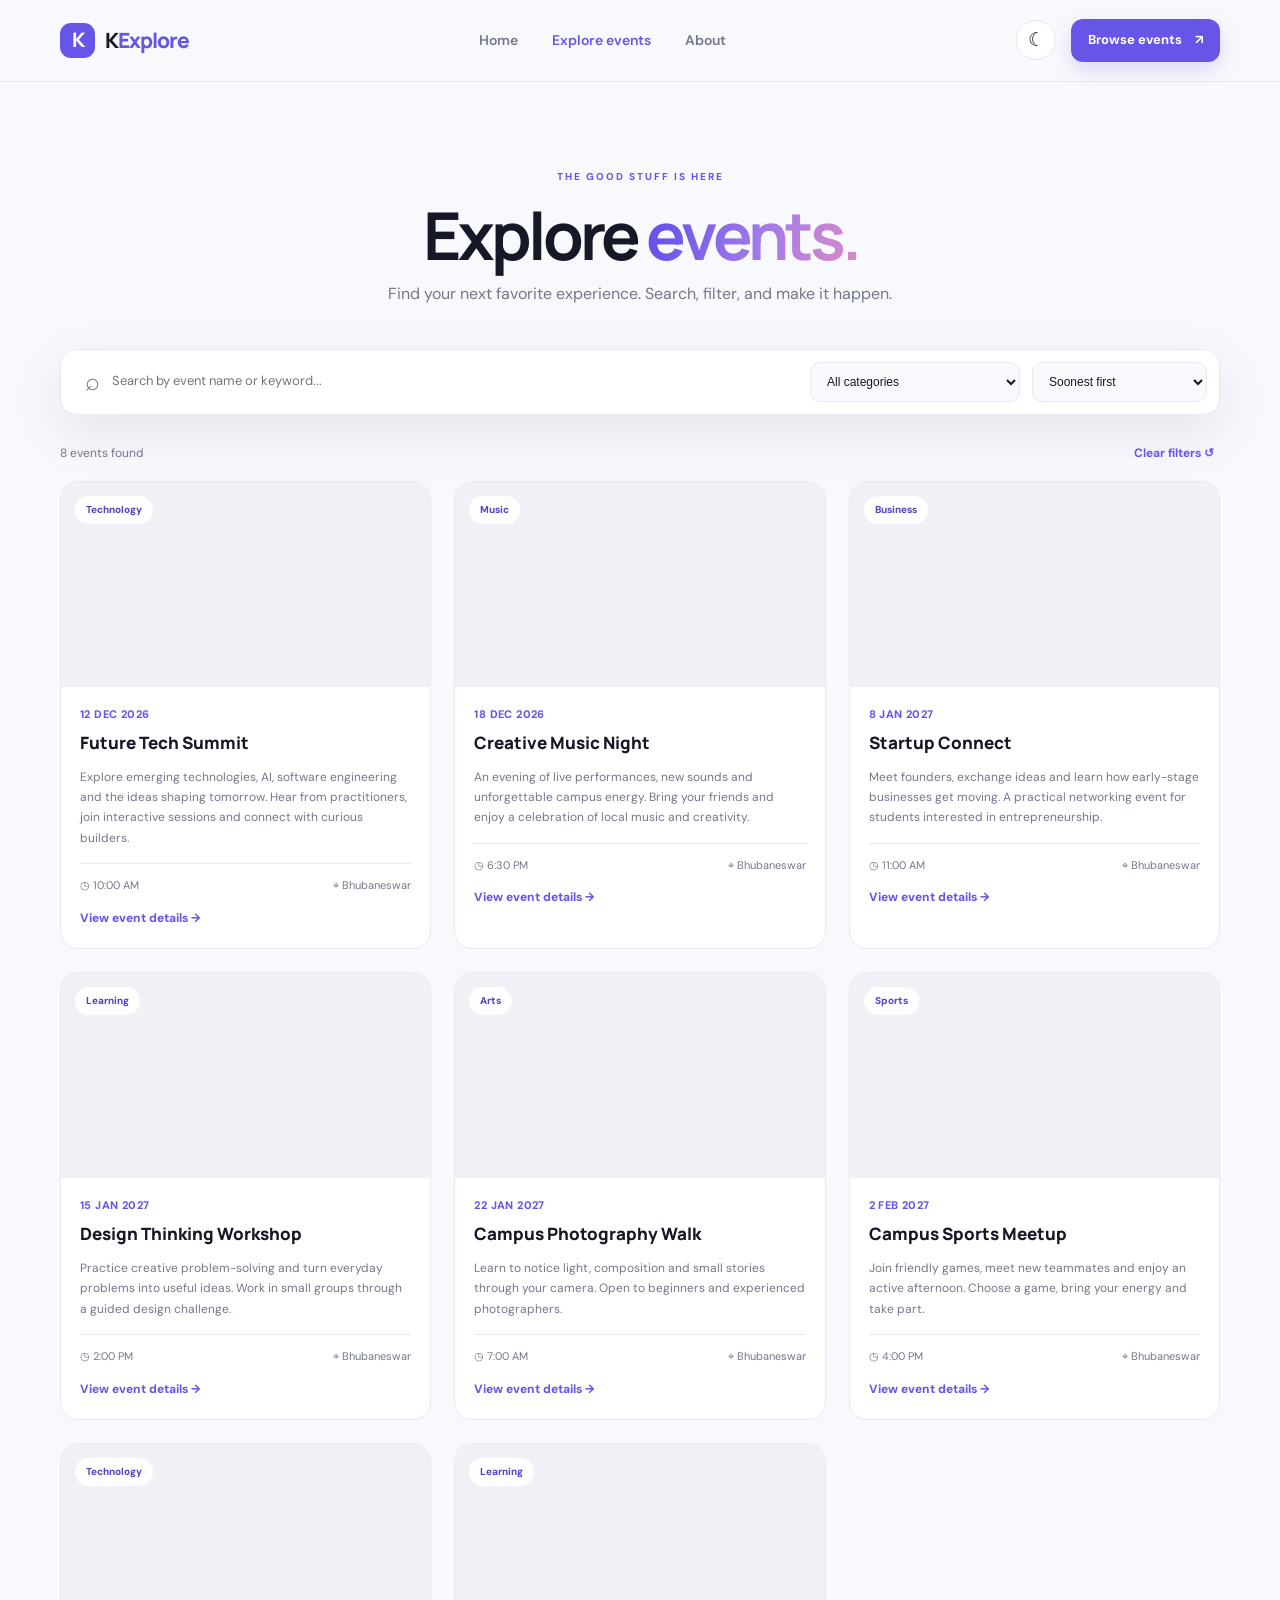
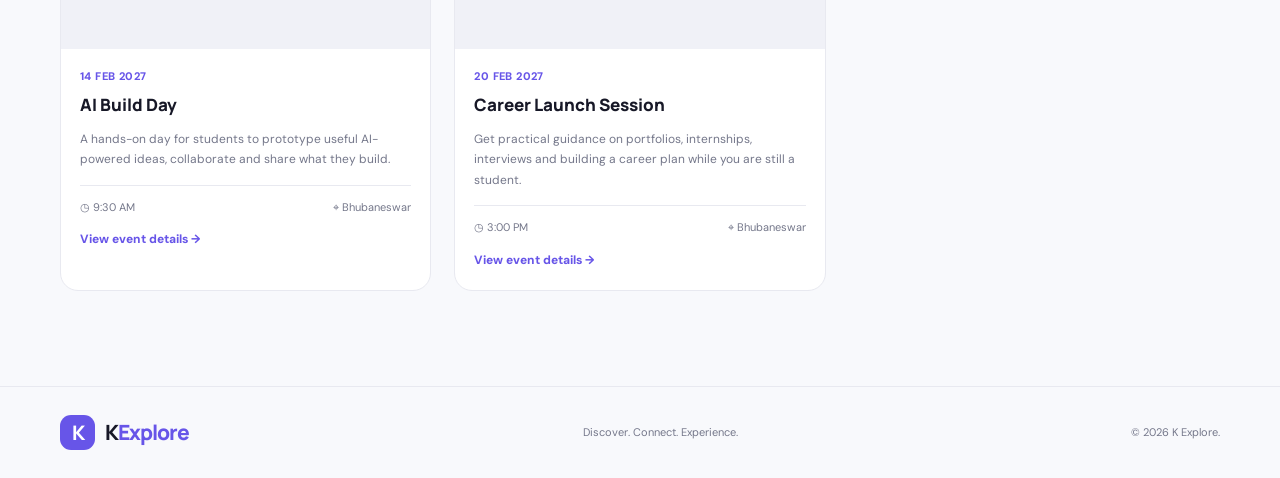
<file: events.html>
<!DOCTYPE html>
<html lang="en"><head>
<meta charset="UTF-8"><meta name="viewport" content="width=device-width, initial-scale=1.0">
<meta name="description" content="Explore upcoming events on K Explore.">
<title>Explore Events — K Explore</title>
<link rel="preconnect" href="https://fonts.googleapis.com"><link rel="preconnect" href="https://fonts.gstatic.com" crossorigin>
<link href="https://fonts.googleapis.com/css2?family=DM+Sans:wght@400;500;600;700;800&family=Manrope:wght@400;500;600;700;800&display=swap" rel="stylesheet">
<link rel="stylesheet" href="css/style.css"><link rel="stylesheet" href="css/responsive.css"><link rel="stylesheet" href="css/pages.css">
<script defer src="js/events.js"></script><script defer src="js/theme.js"></script><script defer src="js/main.js"></script><script defer src="js/explorer.js"></script>
</head><body>
<header class="site-header"><nav class="nav container" aria-label="Main navigation">
<a class="brand" href="index.html"><span class="brand-mark">K</span><span>K<span class="brand-accent">Explore</span></span></a>
<button class="menu-toggle" id="menu-toggle" aria-label="Toggle navigation" aria-expanded="false"><span></span><span></span><span></span></button>
<div class="nav-links" id="nav-links"><a href="index.html">Home</a><a class="active" href="events.html">Explore events</a><a href="index.html#about">About</a></div>
<div class="nav-actions"><button class="theme-toggle" id="theme-toggle" aria-label="Toggle dark mode">☾</button><a class="btn btn-small btn-primary" href="#event-results">Browse events <span>↗</span></a></div>
</nav></header>
<main class="container page-main">
<section class="page-intro"><div class="eyebrow">THE GOOD STUFF IS HERE</div><h1>Explore <span class="gradient-text">events.</span></h1><p>Find your next favorite experience. Search, filter, and make it happen.</p></section>
<section class="filter-panel" aria-label="Filter events">
<label class="filter-search"><span>⌕</span><input id="event-search" type="search" placeholder="Search by event name or keyword..." aria-label="Search events"></label>
<select id="category-filter" aria-label="Filter by category"><option value="All">All categories</option><option>Technology</option><option>Music</option><option>Business</option><option>Learning</option><option>Arts</option><option>Sports</option></select>
<select id="sort-filter" aria-label="Sort events"><option value="date">Soonest first</option><option value="name">Name A–Z</option></select>
</section>
<div class="results-heading"><p id="results-count" aria-live="polite">Loading events...</p><button class="clear-filters" id="clear-filters" type="button">Clear filters ↺</button></div>
<section class="event-grid event-grid-all" id="event-results"></section>
<div class="empty-state hidden" id="empty-state"><span>⌕</span><h3>No events found</h3><p>Try another search or clear your filters.</p><button class="btn btn-primary" id="empty-clear" type="button">Clear filters</button></div>
</main>
<footer class="footer"><div class="container footer-inner"><a class="brand" href="index.html"><span class="brand-mark">K</span><span>K<span class="brand-accent">Explore</span></span></a><p>Discover. Connect. Experience.</p><span>© <span id="year"></span> K Explore.</span></div></footer>
</body></html>
</file>
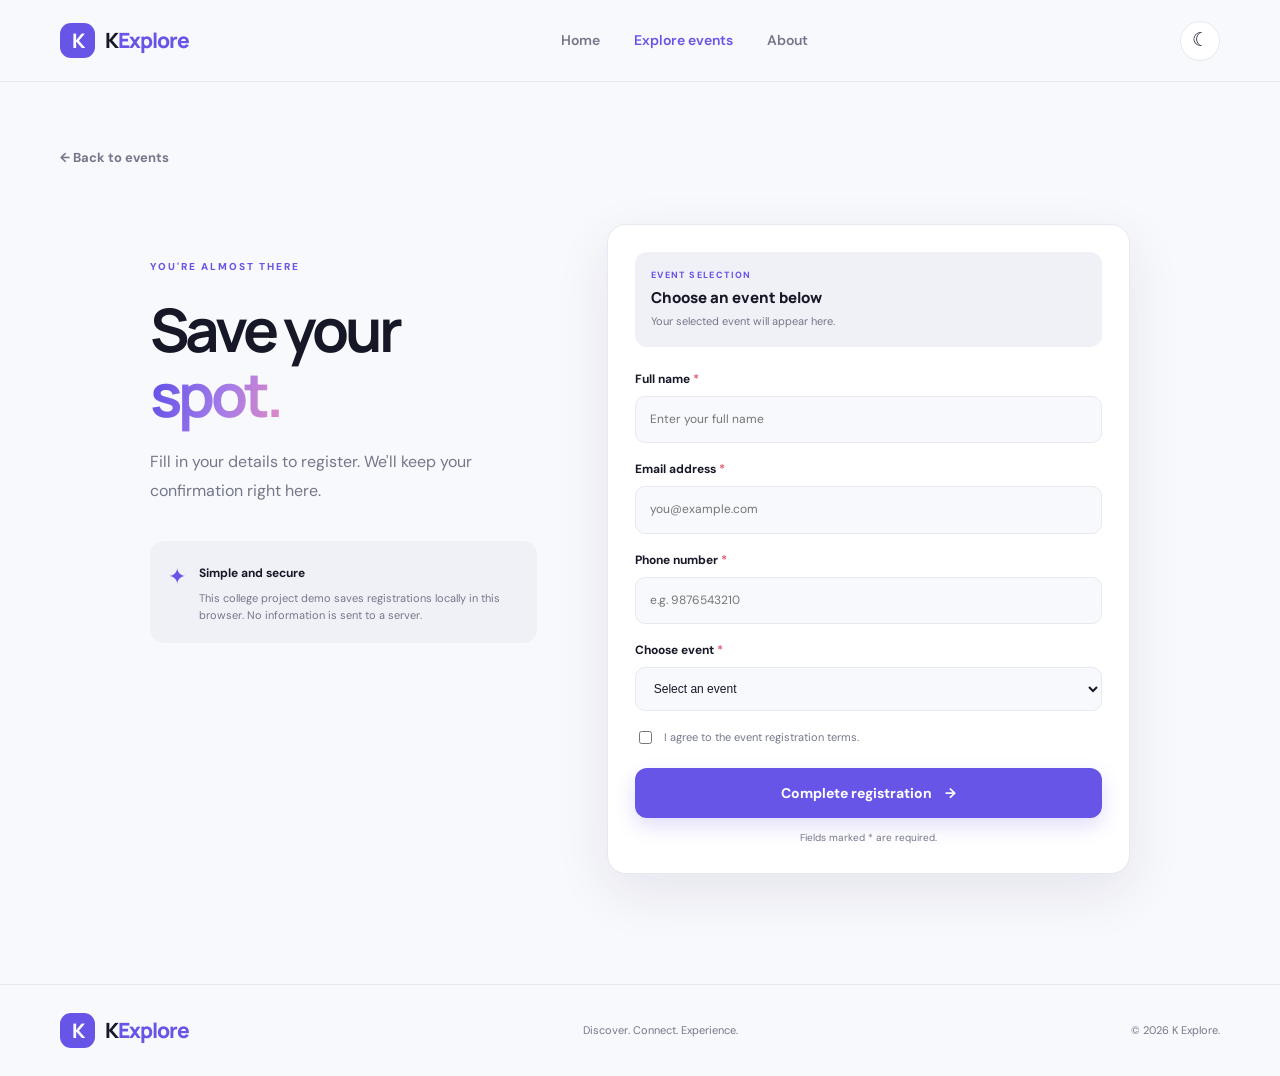
<file: register.html>
<!DOCTYPE html>
<html lang="en"><head>
<meta charset="UTF-8"><meta name="viewport" content="width=device-width, initial-scale=1.0"><title>Register for an Event — K Explore</title>
<link rel="preconnect" href="https://fonts.googleapis.com"><link rel="preconnect" href="https://fonts.gstatic.com" crossorigin>
<link href="https://fonts.googleapis.com/css2?family=DM+Sans:wght@400;500;600;700;800&family=Manrope:wght@400;500;600;700;800&display=swap" rel="stylesheet">
<link rel="stylesheet" href="css/style.css"><link rel="stylesheet" href="css/responsive.css"><link rel="stylesheet" href="css/pages.css">
<script defer src="js/events.js"></script><script defer src="js/theme.js"></script><script defer src="js/main.js"></script><script defer src="js/registration.js"></script>
</head><body>
<header class="site-header"><nav class="nav container" aria-label="Main navigation">
<a class="brand" href="index.html"><span class="brand-mark">K</span><span>K<span class="brand-accent">Explore</span></span></a>
<button class="menu-toggle" id="menu-toggle" aria-label="Toggle navigation" aria-expanded="false"><span></span><span></span><span></span></button>
<div class="nav-links" id="nav-links"><a href="index.html">Home</a><a class="active" href="events.html">Explore events</a><a href="index.html#about">About</a></div>
<div class="nav-actions"><button class="theme-toggle" id="theme-toggle" aria-label="Toggle dark mode">☾</button></div>
</nav></header>
<main class="container page-main register-main"><a class="back-link" href="events.html">← Back to events</a>
<div class="register-layout">
<section class="register-intro"><div class="eyebrow">YOU'RE ALMOST THERE</div><h1>Save your <span class="gradient-text">spot.</span></h1><p>Fill in your details to register. We'll keep your confirmation right here.</p>
<div class="register-note"><span>✦</span><div><strong>Simple and secure</strong><p>This college project demo saves registrations locally in this browser. No information is sent to a server.</p></div></div></section>
<section class="form-card"><div id="selected-event" class="selected-event"></div>
<form id="registration-form" novalidate>
<div class="form-row"><label for="full-name">Full name <span>*</span></label><input id="full-name" name="fullName" type="text" placeholder="Enter your full name" autocomplete="name" required minlength="2"><small class="field-error" id="name-error"></small></div>
<div class="form-row"><label for="email">Email address <span>*</span></label><input id="email" name="email" type="email" placeholder="you@example.com" autocomplete="email" required><small class="field-error" id="email-error"></small></div>
<div class="form-row"><label for="phone">Phone number <span>*</span></label><input id="phone" name="phone" type="tel" placeholder="e.g. 9876543210" autocomplete="tel" required><small class="field-error" id="phone-error"></small></div>
<div class="form-row"><label for="event-select">Choose event <span>*</span></label><select id="event-select" name="eventId" required><option value="">Select an event</option></select><small class="field-error" id="event-error"></small></div>
<label class="checkbox-row"><input type="checkbox" id="terms" required><span>I agree to the event registration terms.</span></label><small class="field-error" id="terms-error"></small>
<button class="btn btn-primary btn-submit" type="submit">Complete registration <span>→</span></button><p class="form-footnote">Fields marked * are required.</p>
</form>
<div id="success-message" class="success-message hidden" role="status"><div class="success-icon">✓</div><h2>You're registered!</h2><p id="success-copy">Your registration has been saved successfully.</p><a class="btn btn-primary" href="events.html">Explore more events</a></div>
</section></div></main>
<footer class="footer"><div class="container footer-inner"><a class="brand" href="index.html"><span class="brand-mark">K</span><span>K<span class="brand-accent">Explore</span></span></a><p>Discover. Connect. Experience.</p><span>© <span id="year"></span> K Explore.</span></div></footer>
</body></html>
</file>
<file: css/style.css>
:root {
  --bg: #f8f9fc;
  --surface: #ffffff;
  --surface-2: #f0f1f7;
  --text: #171827;
  --muted: #74778a;
  --line: #e8e9f0;
  --primary: #6755e8;
  --primary-dark: #5140cc;
  --shadow: 0 18px 55px rgba(32, 27, 87, .09);
}

[data-theme="dark"] {
  --bg: #11121b; --surface: #1b1d2a; --surface-2: #252738; --text: #f4f3ff;
  --muted: #aaaabd; --line: #303246; --primary: #9b8cff; --primary-dark: #8270f4;
  --shadow: 0 18px 55px rgba(0,0,0,.25);
}
* { box-sizing: border-box; }
html { scroll-behavior: smooth; }
body {
  margin: 0;
  background: var(--bg);
  color: var(--text);
  font-family: "DM Sans", sans-serif;
  line-height: 1.6;
  transition: background .25s, color .25s;
}
a { color: inherit; text-decoration: none; }
button, input { font: inherit; }
button { cursor: pointer; }
.container { width: min(1160px, calc(100% - 48px)); margin-inline: auto; }

.site-header {
  height: 82px;
  display: flex;
  align-items: center;
  border-bottom: 1px solid var(--line);
  background: var(--bg);
  position: sticky;
  top: 0;
  z-index: 20;
}
.nav { display: flex; align-items: center; justify-content: space-between; gap: 30px; }
.brand {
  display: inline-flex; align-items: center; gap: 10px;
  font-family: Manrope, sans-serif; font-weight: 800; font-size: 21px; letter-spacing: -1px;
}
.brand-mark {
  width: 35px; height: 35px; display: grid; place-items: center;
  background: var(--primary); color: white; border-radius: 11px; font-size: 20px;
}
.brand-accent { color: var(--primary); }
.nav-links { display: flex; align-items: center; gap: 34px; color: var(--muted); font-size: 14px; font-weight: 600; }
.nav-links a:hover, .nav-links a.active { color: var(--primary); }
.nav-actions { display: flex; align-items: center; gap: 15px; }
.theme-toggle {
  width: 40px; height: 40px; border: 1px solid var(--line);
  background: var(--surface); color: var(--text); border-radius: 50%; font-size: 19px;
}
.btn {
  display: inline-flex; justify-content: center; align-items: center; gap: 13px;
  padding: 14px 21px; border: 0; border-radius: 12px; font-weight: 700;
  font-size: 14px; transition: transform .2s, background .2s;
}
.btn:hover { transform: translateY(-2px); }
.btn-primary { background: var(--primary); color: white; box-shadow: 0 8px 20px rgba(103,85,232,.2); }
.btn-primary:hover { background: var(--primary-dark); }
.btn-small { padding: 11px 17px; font-size: 13px; }
.menu-toggle { display: none; }

.hero {
  min-height: 590px; display: grid; grid-template-columns: 1.05fr .95fr;
  align-items: center; gap: 45px; padding-block: 70px 55px;
}
.eyebrow {
  font-size: 10px; letter-spacing: 2px; font-weight: 800; color: var(--primary);
  display: flex; align-items: center; gap: 9px;
}
.live-dot { width: 7px; height: 7px; border-radius: 50%; background: #3bc79a; box-shadow: 0 0 0 5px rgba(59,199,154,.12); }
.hero h1, .page-intro h1, .register-intro h1 {
  font-family: Manrope, sans-serif; font-size: clamp(48px, 6vw, 76px);
  line-height: 1.08; letter-spacing: -4px; margin: 22px 0;
}
.gradient-text {
  background: linear-gradient(105deg, #6854e8 10%, #a27be9 55%, #e08ac4 100%);
  -webkit-background-clip: text; background-clip: text; color: transparent;
}
.hero-description { font-size: 17px; color: var(--muted); max-width: 480px; line-height: 1.8; margin-bottom: 28px; }
.hero-search {
  display: flex; align-items: center; gap: 10px; padding: 7px 7px 7px 17px;
  background: var(--surface); border: 1px solid var(--line); border-radius: 15px;
  max-width: 520px; box-shadow: var(--shadow);
}
.search-icon { font-size: 28px; color: var(--muted); }
.hero-search input { flex: 1; min-width: 0; border: 0; outline: 0; background: transparent; color: var(--text); font-size: 13px; }
.hero-meta { display: flex; align-items: center; gap: 13px; margin-top: 25px; color: var(--muted); font-size: 12px; }
.avatar-stack { display: flex; }
.avatar-stack span {
  width: 27px; height: 27px; border-radius: 50%; display: grid; place-items: center;
  background: #e7dcff; color: #634bd0; border: 2px solid var(--bg); margin-left: -6px;
}
.avatar-stack span:first-child { margin-left: 0; }

.hero-art { height: 430px; position: relative; display: grid; place-items: center; }
.hero-feature-image {
  width: 76%; height: 340px; position: relative; z-index: 2; transform: rotate(4deg);
  border-radius: 42% 42% 22px 22px; overflow: hidden; box-shadow: 0 25px 60px rgba(42,34,105,.22);
}
.hero-feature-image img { width: 100%; height: 100%; object-fit: cover; }
.hero-orbit { position: absolute; border: 1px solid rgba(132,112,235,.25); border-radius: 50%; transform: rotate(-22deg); }
.orbit-one { width: 410px; height: 270px; }
.orbit-two { width: 480px; height: 330px; transform: rotate(35deg); }
.floating-card {
  position: absolute; z-index: 3; display: flex; align-items: center; gap: 11px;
  background: var(--surface); padding: 13px 17px; border-radius: 15px; box-shadow: var(--shadow);
}
.floating-card strong, .floating-card small { display: block; }
.floating-card strong { font-size: 12px; }
.floating-card small { font-size: 10px; color: var(--muted); }
.floating-icon, .calendar-icon {
  width: 34px; height: 34px; border-radius: 11px; display: grid; place-items: center;
  background: #eeeaff; color: #6a55dc; font-size: 18px;
}
.floating-top { top: 50px; right: 0; }
.floating-bottom { bottom: 48px; left: 0; }
.spark { position: absolute; color: var(--primary); font-size: 30px; }
.spark-one { top: 40px; left: 20px; }
.spark-two { bottom: 30px; right: 15px; }

.trust-strip {
  border-block: 1px solid var(--line); padding: 24px 0; display: flex;
  align-items: center; justify-content: space-between; gap: 25px;
}
.trust-strip > span { font-size: 9px; letter-spacing: 1.5px; font-weight: 800; color: var(--muted); white-space: nowrap; }
.trust-strip > div { display: flex; align-items: center; gap: 22px; flex-wrap: wrap; color: var(--muted); font-size: 12px; }
.trust-strip i { font-style: normal; color: var(--primary); }

.section { padding-block: 95px; }
.section-heading { display: flex; align-items: end; justify-content: space-between; gap: 25px; margin-bottom: 32px; }
.section-heading h2 { font: 800 37px/1.2 Manrope, sans-serif; letter-spacing: -1.7px; margin: 10px 0; }
.section-heading p { color: var(--muted); font-size: 14px; margin: 0; }
.heading-period { color: var(--primary); }
.text-link { font-weight: 700; font-size: 13px; color: var(--primary); white-space: nowrap; }

.event-grid { display: grid; grid-template-columns: repeat(3, 1fr); gap: 23px; }
.event-card { background: var(--surface); border: 1px solid var(--line); border-radius: 18px; overflow: hidden; transition: transform .25s, box-shadow .25s; }
.event-card:hover { transform: translateY(-6px); box-shadow: var(--shadow); }
.event-image { height: 205px; position: relative; overflow: hidden; background: var(--surface-2); }
.event-image img { width: 100%; height: 100%; object-fit: cover; transition: transform .5s; }
.event-card:hover .event-image img { transform: scale(1.05); }
.event-tag { position: absolute; top: 14px; left: 14px; background: rgba(255,255,255,.93); color: #5544c6; border-radius: 30px; padding: 6px 11px; font-size: 10px; font-weight: 800; }
.event-body { padding: 19px; }
.event-date { font-size: 11px; color: var(--primary); font-weight: 800; letter-spacing: .4px; }
.event-body h3 { font: 800 17px/1.35 Manrope, sans-serif; margin: 8px 0; }
.event-body p { color: var(--muted); font-size: 12px; line-height: 1.7; margin-bottom: 15px; }
.event-meta { display: flex; justify-content: space-between; gap: 10px; color: var(--muted); font-size: 11px; border-top: 1px solid var(--line); padding-top: 13px; }
.event-link { display: inline-block; margin-top: 14px; font-size: 12px; font-weight: 800; color: var(--primary); }

.category-section { padding: 85px 0; background: var(--surface-2); }
.category-grid { display: grid; grid-template-columns: repeat(4, 1fr); gap: 17px; }
.category-card {
  min-height: 175px; padding: 22px; border-radius: 18px; display: flex; flex-direction: column;
  position: relative; overflow: hidden; background: var(--surface); border: 1px solid var(--line);
  transition: transform .2s;
}
.category-card:hover { transform: translateY(-5px); }
.category-card > span { font-size: 26px; color: var(--primary); margin-bottom: 16px; }
.category-card strong { font: 800 15px Manrope, sans-serif; }
.category-card small { color: var(--muted); font-size: 11px; margin-top: 4px; }
.category-card > b { position: absolute; right: 20px; bottom: 18px; color: var(--primary); }
.cat-music > span { color: #df76a9; }
.cat-business > span { color: #e39c48; }
.cat-learning > span { color: #39a88d; }

.upcoming-list { display: grid; gap: 12px; }
.upcoming-item {
  display: grid; grid-template-columns: 65px 1fr auto; align-items: center; gap: 20px;
  padding: 17px 20px; background: var(--surface); border: 1px solid var(--line); border-radius: 15px;
}
.date-box { width: 55px; height: 58px; border-radius: 12px; display: grid; place-content: center; text-align: center; background: var(--surface-2); }
.date-box strong { font: 800 20px Manrope; line-height: 1.1; }
.date-box span { font-size: 9px; text-transform: uppercase; color: var(--muted); font-weight: 800; }
.upcoming-info h3 { font: 800 14px Manrope; margin: 0 0 4px; }
.upcoming-info p { font-size: 11px; color: var(--muted); margin: 0; }
.upcoming-item > a { color: var(--primary); font-size: 12px; font-weight: 800; }

.cta-section {
  min-height: 300px; margin-bottom: 85px; border-radius: 25px; padding: 55px 65px;
  background: #211d46; color: white; display: flex; align-items: center; justify-content: space-between; overflow: hidden;
  position: relative;
}
.cta-section .eyebrow { color: #b9adff; }
.cta-section h2 { font: 800 38px/1.2 Manrope; letter-spacing: -1.5px; margin: 14px 0; }
.cta-section p { color: #c1bfd4; font-size: 13px; margin-bottom: 22px; }
.cta-decoration { font: 800 180px Manrope; color: rgba(255,255,255,.08); position: relative; line-height: 1; }
.cta-decoration span { color: #b5a8ff; font-size: 45px; position: absolute; right: -20px; top: 0; }

.footer { border-top: 1px solid var(--line); padding: 28px 0; }
.footer-inner { display: flex; justify-content: space-between; align-items: center; gap: 20px; }
.footer p, .footer-inner > span { color: var(--muted); font-size: 11px; margin: 0; }

@media (max-width: 900px) {
  .hero { gap: 15px; }
  .hero-art { transform: scale(.9); }
  .event-grid { gap: 15px; }
  .category-grid { grid-template-columns: repeat(2, 1fr); }
}
</file>
<file: css/responsive.css>
@media (max-width: 680px) {
  .container { width: min(100% - 32px, 560px); }
  .site-header { height: 70px; }
  .nav { gap: 12px; }
  .brand { font-size: 19px; }
  .nav-actions .btn { display: none; }
  .menu-toggle {
    display: flex; width: 40px; height: 40px; margin-left: auto; border: 1px solid var(--line);
    border-radius: 10px; background: var(--surface); flex-direction: column; justify-content: center;
    align-items: center; gap: 5px;
  }
  .menu-toggle span { width: 17px; height: 2px; background: var(--text); border-radius: 2px; }
  .nav-links {
    display: none; position: absolute; top: 69px; left: 0; right: 0; padding: 18px 24px 22px;
    background: var(--surface); border-bottom: 1px solid var(--line); flex-direction: column;
    align-items: flex-start; gap: 18px;
  }
  .nav-links.open { display: flex; }
  .hero { display: flex; flex-direction: column; align-items: stretch; padding-block: 55px 25px; gap: 20px; }
  .hero h1 { font-size: clamp(44px, 12vw, 62px); letter-spacing: -3px; }
  .hero-description { font-size: 15px; }
  .hero-search { max-width: none; }
  .hero-search .btn { padding: 12px; }
  .hero-art { height: 310px; transform: none; }
  .hero-feature-image { height: 250px; width: 70%; }
  .orbit-one { width: 300px; height: 210px; }
  .orbit-two { width: 340px; height: 250px; }
  .floating-top { top: 22px; right: 0; }
  .floating-bottom { bottom: 15px; left: 0; }
  .trust-strip { align-items: flex-start; flex-direction: column; }
  .trust-strip > div { gap: 12px; }
  .section { padding-block: 65px; }
  .section-heading { align-items: flex-start; flex-direction: column; margin-bottom: 24px; }
  .section-heading h2 { font-size: 30px; }
  .event-grid { grid-template-columns: 1fr; }
  .event-image { height: 220px; }
  .category-section { padding: 65px 0; }
  .category-grid { gap: 12px; }
  .category-card { min-height: 155px; padding: 17px; }
  .upcoming-item { grid-template-columns: 55px 1fr; gap: 12px; padding: 13px; }
  .upcoming-item > a { grid-column: 2; }
  .cta-section { padding: 38px 25px; min-height: 280px; margin-bottom: 55px; }
  .cta-section h2 { font-size: 31px; }
  .cta-decoration { display: none; }
  .footer-inner { flex-direction: column; align-items: flex-start; gap: 10px; }
}
@media (max-width: 380px) {
  .hero-search { gap: 5px; padding-left: 10px; }
  .hero-search input { font-size: 11px; }
  .hero-search .btn { font-size: 11px; }
  .category-grid { grid-template-columns: 1fr 1fr; }
}
</file>
<file: css/pages.css>
/* Styles for the event explorer, detail and registration pages. */
.page-main { padding-top: 62px; padding-bottom: 95px; min-height: 65vh; }
.page-intro { text-align: center; padding: 25px 0 42px; }
.page-intro .eyebrow { justify-content: center; }
.page-intro h1 { font-size: clamp(44px,6vw,66px); margin: 15px 0 10px; }
.page-intro p { color: var(--muted); margin: 0; }
.filter-panel { display: grid; grid-template-columns: 1fr 210px 175px; gap: 12px; padding: 12px; background: var(--surface); border: 1px solid var(--line); border-radius: 16px; box-shadow: var(--shadow); }
.filter-search { display: flex; align-items: center; gap: 10px; padding: 0 12px; color: var(--muted); }
.filter-search span { font-size: 25px; }
.filter-search input { width: 100%; border: 0; outline: 0; background: transparent; color: var(--text); font-size: 13px; }
.filter-panel select { border: 1px solid var(--line); border-radius: 10px; padding: 11px 12px; background: var(--bg); color: var(--text); font-size: 12px; outline-color: var(--primary); }
.results-heading { display: flex; justify-content: space-between; align-items: center; margin: 28px 0 17px; }
.results-heading p { color: var(--muted); font-size: 12px; margin: 0; }
.clear-filters { border: 0; background: transparent; color: var(--primary); font-size: 12px; font-weight: 700; }
.event-grid-all { grid-template-columns: repeat(3,minmax(0,1fr)); }
.hidden { display: none !important; }
.empty-state { text-align: center; padding: 70px 20px; background: var(--surface); border: 1px dashed var(--line); border-radius: 18px; }
.empty-state > span { font-size: 42px; color: var(--primary); }
.empty-state h2,.empty-state h3 { font: 800 24px Manrope; margin: 8px 0; }
.empty-state p { color: var(--muted); font-size: 13px; }

.back-link { display: inline-block; margin-bottom: 25px; color: var(--muted); font-size: 13px; font-weight: 700; }
.back-link:hover { color: var(--primary); }
.detail-hero-image { height: 390px; position: relative; border-radius: 22px; overflow: hidden; background: var(--surface-2); }
.detail-hero-image img { width: 100%; height: 100%; object-fit: cover; }
.detail-hero-image .event-tag { top: 22px; left: 22px; }
.detail-layout { display: grid; grid-template-columns: 1fr 340px; gap: 55px; padding: 48px 3px 0; align-items: start; }
.detail-copy h1 { font: 800 clamp(36px,5vw,54px)/1.15 Manrope; letter-spacing: -2px; margin: 12px 0 16px; }
.detail-copy h2 { font: 800 22px Manrope; margin: 34px 0 10px; }
.detail-copy p { color: var(--muted); font-size: 14px; line-height: 1.9; }
.detail-copy .detail-description { font-size: 16px; }
.detail-facts { display: grid; grid-template-columns: repeat(3,1fr); gap: 12px; margin-top: 30px; }
.detail-facts div { padding: 17px; border-radius: 13px; background: var(--surface-2); }
.detail-facts span,.detail-facts strong { display: block; }
.detail-facts span { font-size: 9px; color: var(--muted); letter-spacing: 1px; font-weight: 800; }
.detail-facts strong { font-size: 12px; margin-top: 6px; }
.booking-card,.form-card { padding: 27px; background: var(--surface); border: 1px solid var(--line); border-radius: 19px; box-shadow: var(--shadow); }
.booking-card h3 { font: 800 25px Manrope; margin: 10px 0 7px; }
.booking-card > p { font-size: 12px; color: var(--muted); }
.booking-row { display: flex; align-items: center; gap: 13px; padding: 15px 0; border-top: 1px solid var(--line); }
.booking-row > span { width: 35px; height: 35px; display: grid; place-items: center; border-radius: 10px; background: var(--surface-2); color: var(--primary); }
.booking-row small,.booking-row strong { display: block; }
.booking-row small { color: var(--muted); font-size: 10px; }
.booking-row strong { font-size: 12px; }
.booking-button { width: 100%; margin-top: 15px; }
.booking-note { display: block; text-align: center; color: var(--muted); font-size: 10px; margin-top: 12px; }

.register-main { padding-bottom: 110px; }
.register-layout { display: grid; grid-template-columns: .85fr 1.15fr; gap: 70px; align-items: start; max-width: 980px; margin: 30px auto 0; }
.register-intro { padding-top: 35px; }
.register-intro h1 { font-size: clamp(42px,5vw,60px); }
.register-intro > p { color: var(--muted); line-height: 1.8; }
.register-note { display: flex; gap: 13px; margin-top: 35px; padding: 18px; background: var(--surface-2); border-radius: 14px; }
.register-note > span { color: var(--primary); font-size: 22px; }
.register-note strong { font-size: 12px; }
.register-note p { color: var(--muted); font-size: 11px; margin: 5px 0 0; line-height: 1.6; }
.selected-event { padding: 16px; background: var(--surface-2); border-radius: 12px; margin-bottom: 23px; }
.selected-event span,.selected-event strong,.selected-event small { display: block; }
.selected-label { color: var(--primary); font-size: 9px; letter-spacing: 1.4px; font-weight: 800; }
.selected-event strong { font: 800 15px Manrope; margin: 5px 0; }
.selected-event small { color: var(--muted); font-size: 11px; }
.form-row { margin-bottom: 17px; }
.form-row label { display: block; font-size: 12px; font-weight: 700; margin-bottom: 7px; }
.form-row label span { color: #e15d75; }
.form-row input,.form-row select { width: 100%; padding: 13px 14px; border: 1px solid var(--line); border-radius: 10px; outline: 0; background: var(--bg); color: var(--text); font-size: 12px; }
.form-row input:focus,.form-row select:focus { border-color: var(--primary); box-shadow: 0 0 0 3px rgba(103,85,232,.1); }
.field-error { display: block; min-height: 0; color: #dc5267; font-size: 10px; margin-top: 4px; }
.checkbox-row { display: flex; align-items: center; gap: 9px; font-size: 11px; color: var(--muted); margin: 15px 0 3px; }
.checkbox-row input { accent-color: var(--primary); }
.btn-submit { width: 100%; margin-top: 17px; }
.form-footnote { text-align: center; font-size: 10px; color: var(--muted); margin: 12px 0 0; }
.success-message { text-align: center; padding: 25px 5px 10px; }
.success-icon { width: 60px; height: 60px; margin: 0 auto 18px; display: grid; place-items: center; border-radius: 50%; background: rgba(44,180,132,.13); color: #23a879; font-size: 30px; }
.success-message h2 { font: 800 25px Manrope; }
.success-message p { color: var(--muted); font-size: 13px; line-height: 1.7; margin-bottom: 20px; }

[data-theme="dark"] .event-tag { background: rgba(30,29,47,.93); color: #c8beff; }
[data-theme="dark"] .filter-panel select { background: var(--surface-2); }
@media(max-width:850px) {
  .event-grid-all { grid-template-columns: repeat(2,minmax(0,1fr)); }
  .detail-layout { grid-template-columns: 1fr; gap: 30px; }
  .booking-card { max-width: none; }
  .register-layout { gap: 30px; }
}
@media(max-width:620px) {
  .page-main { padding-top: 35px; padding-bottom: 65px; }
  .page-intro { padding: 20px 0 30px; }
  .filter-panel { grid-template-columns: 1fr; gap: 10px; }
  .filter-search { min-height: 42px; }
  .filter-panel select { width: 100%; }
  .event-grid-all { grid-template-columns: 1fr; }
  .detail-hero-image { height: 240px; }
  .detail-layout { padding-top: 30px; }
  .detail-facts { grid-template-columns: 1fr; }
  .register-layout { grid-template-columns: 1fr; margin-top: 15px; }
  .register-intro { padding-top: 0; }
  .form-card,.booking-card { padding: 20px; }
}
</file>
